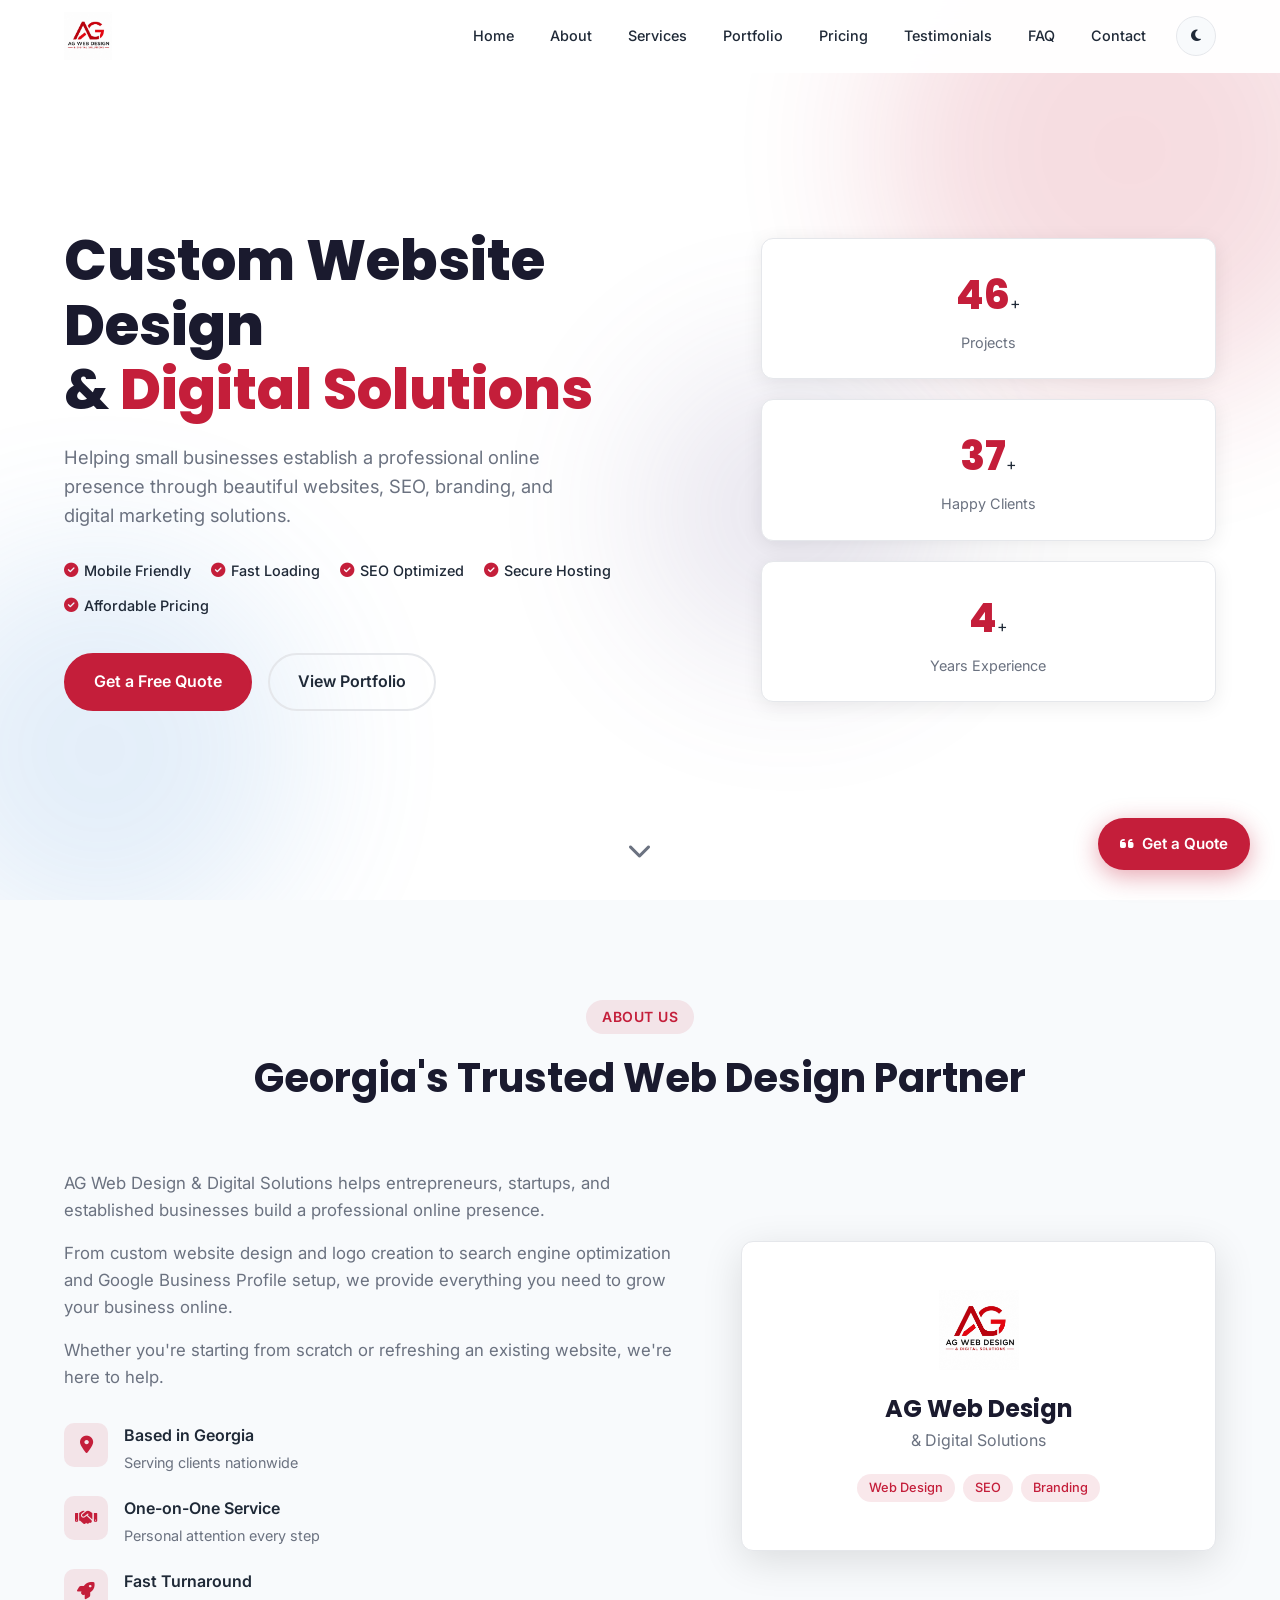
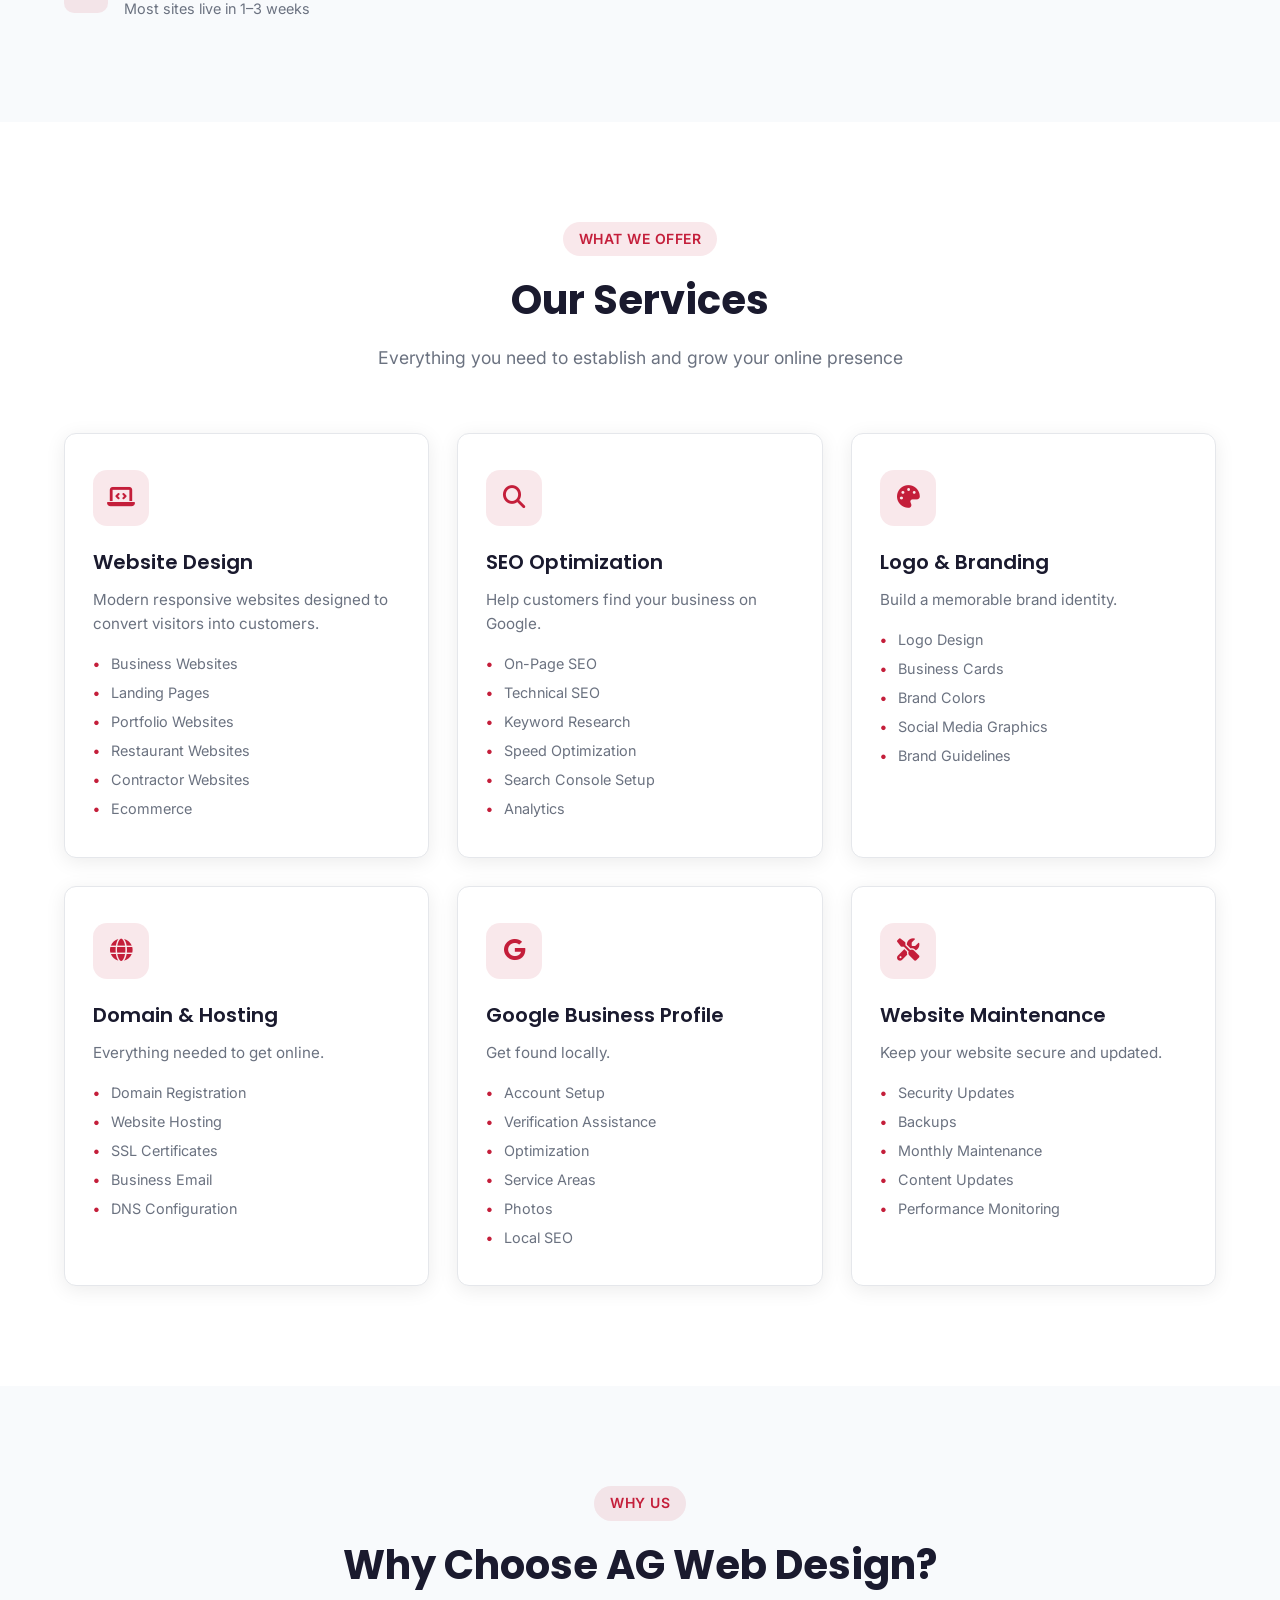
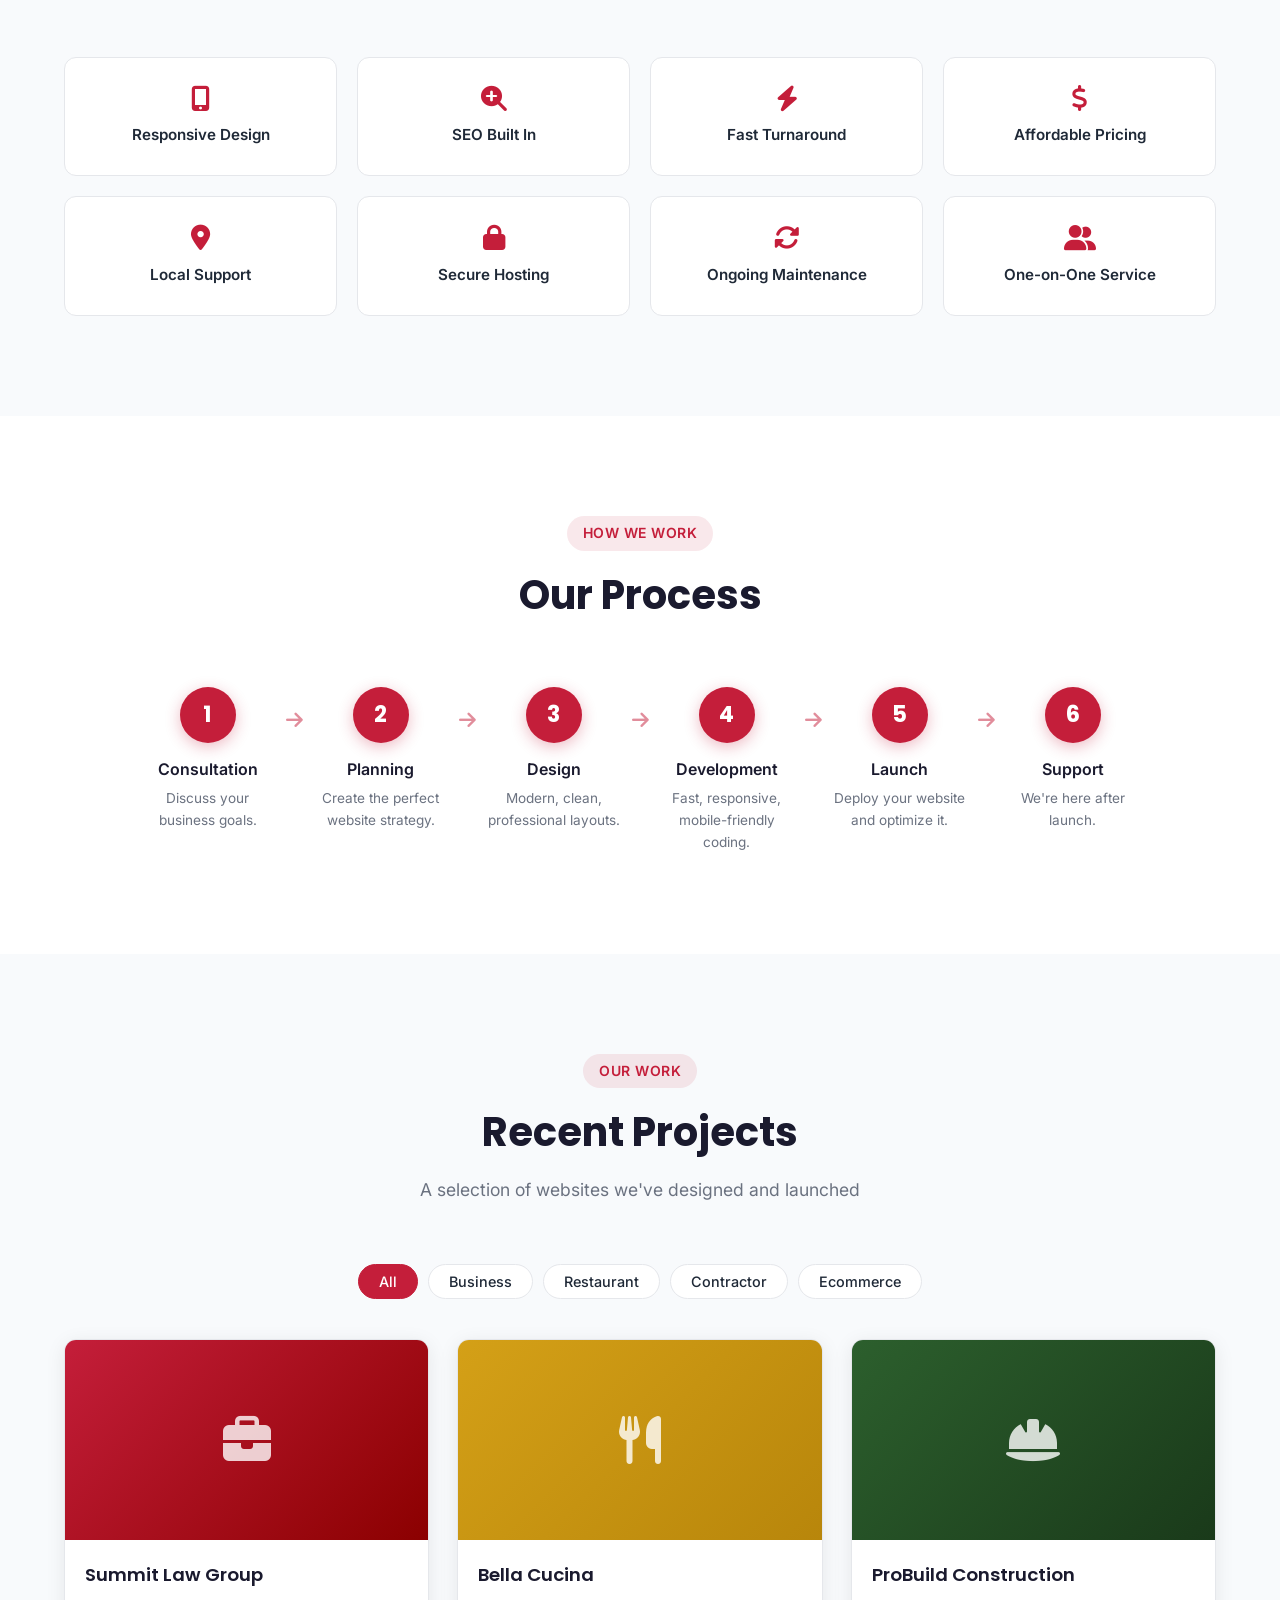
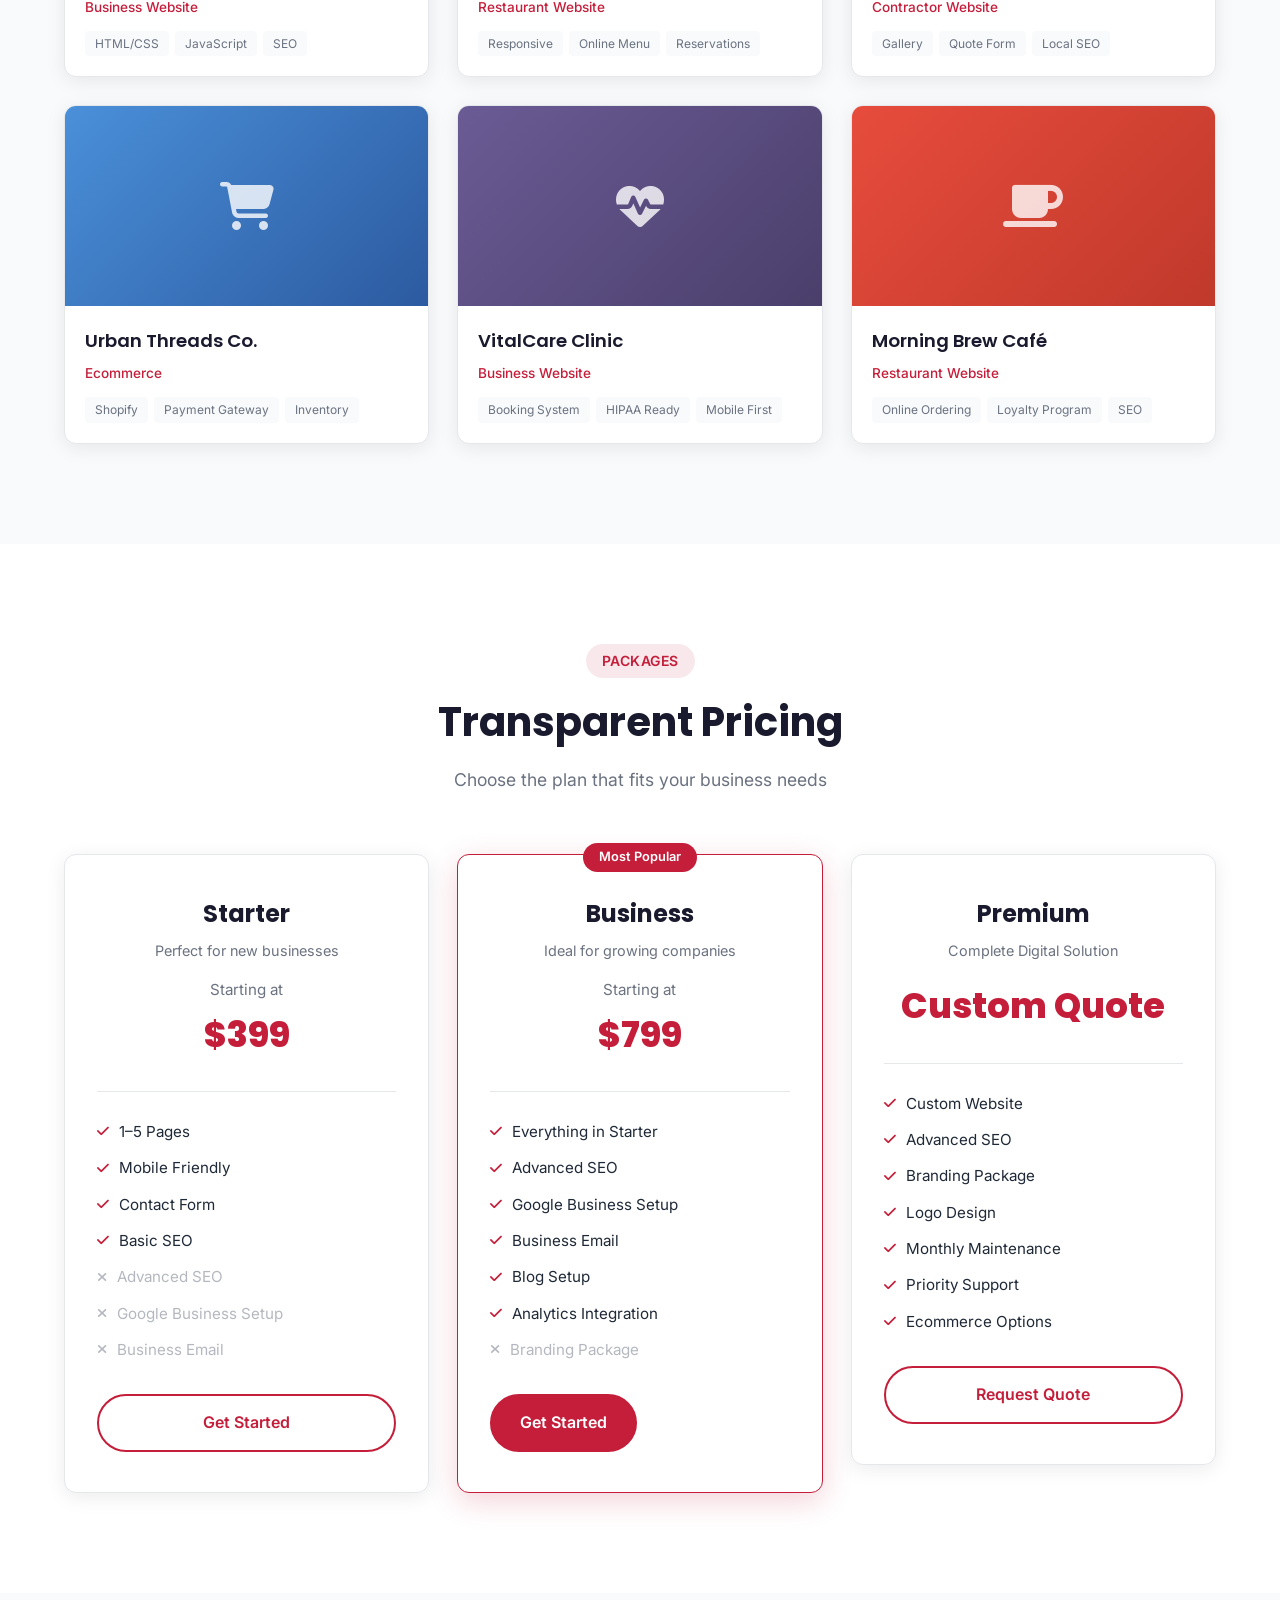
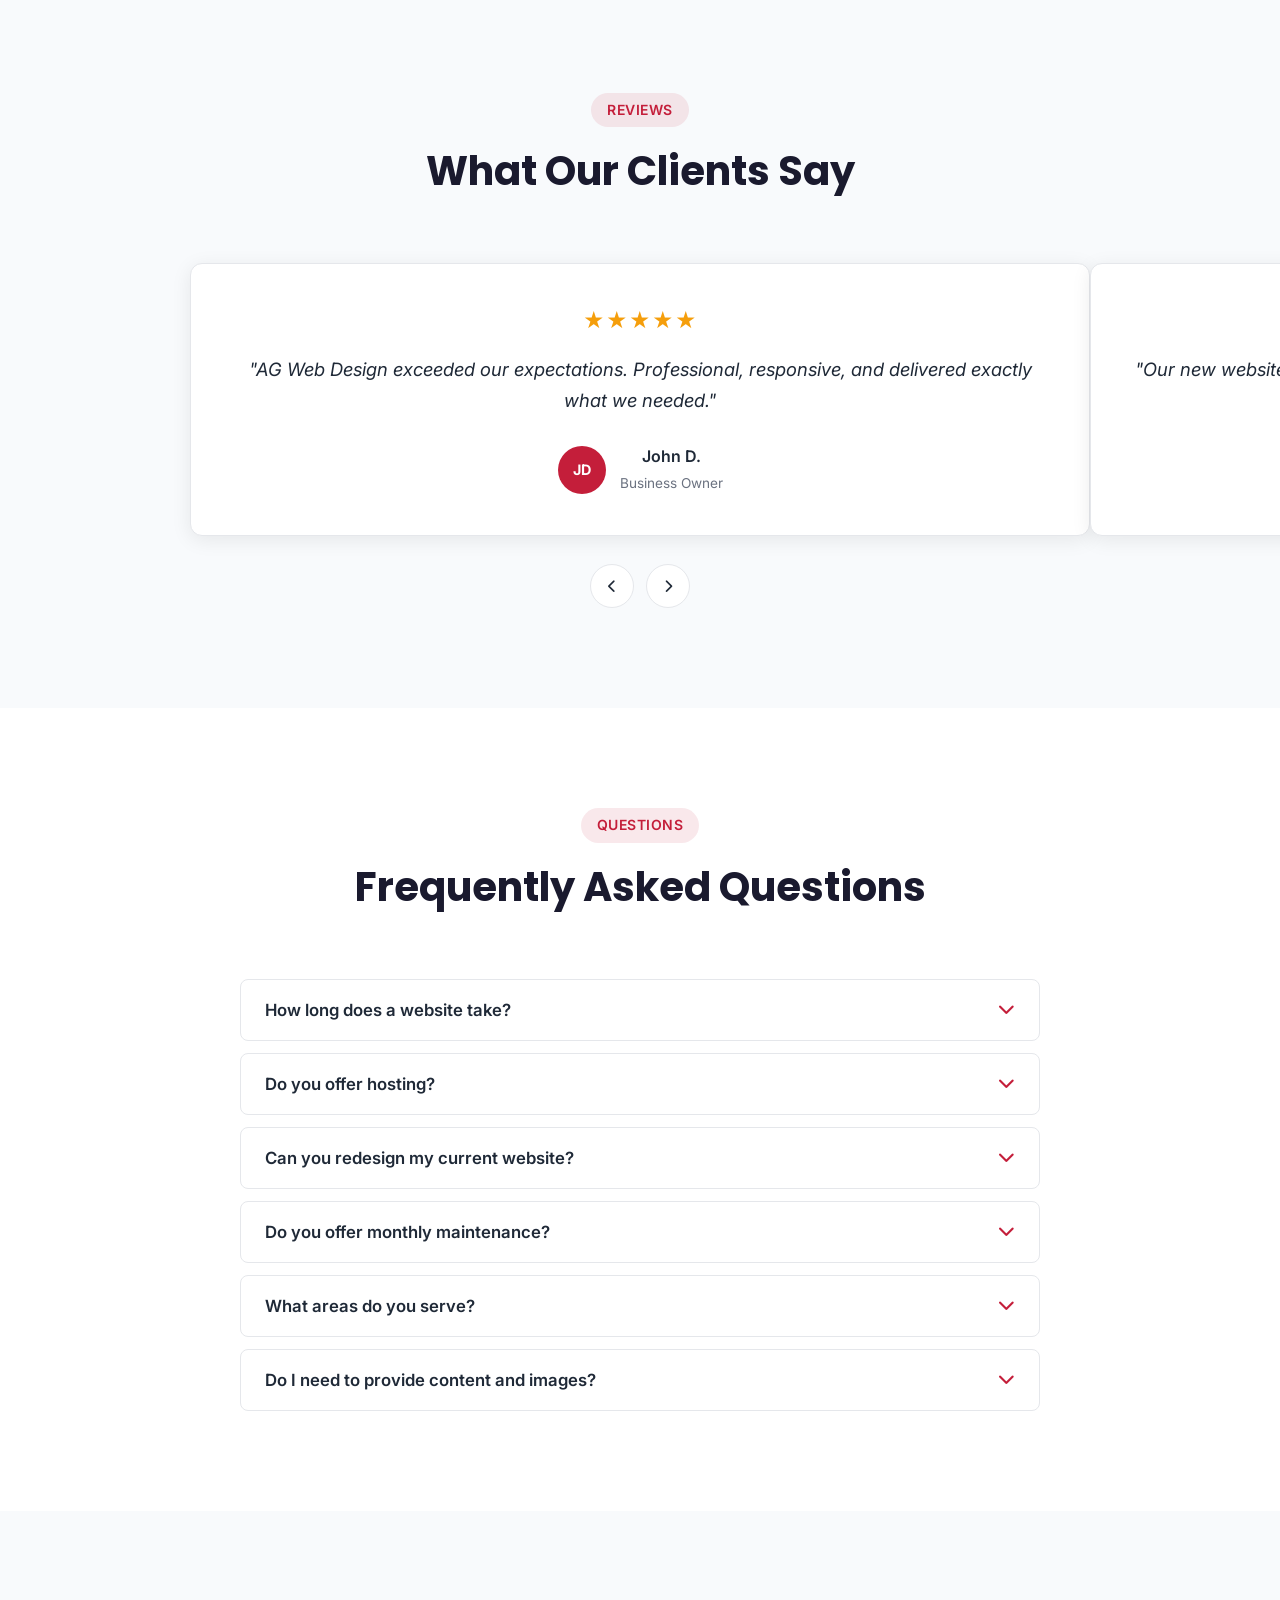
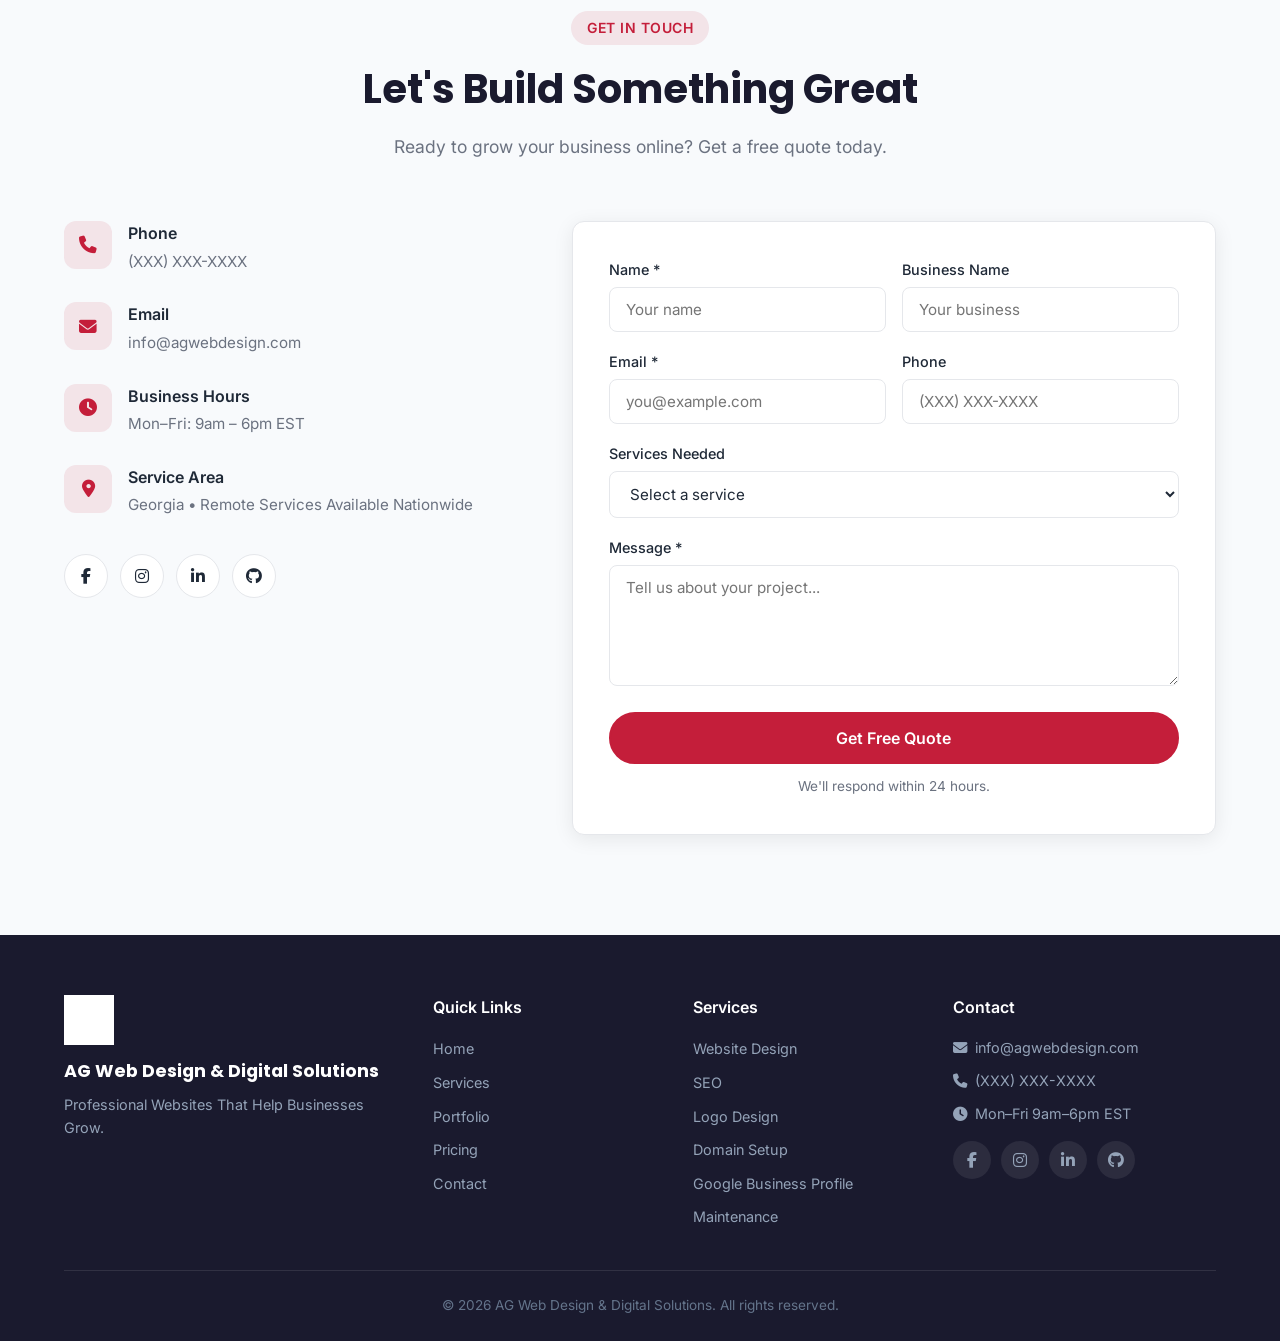
<file: agwebdesign.html>
<!DOCTYPE html>
<html lang="en">
<head>
  <meta charset="UTF-8">
  <meta name="viewport" content="width=device-width, initial-scale=1.0">
  <title>AG Web Design & Digital Solutions | Professional Websites That Help Your Business Grow</title>
  <meta name="description" content="Georgia's trusted web design partner. Custom websites, SEO optimization, logo & brand design, domain & email setup, Google Business Profile, and website maintenance.">
  <meta name="keywords" content="web design, SEO, logo design, Georgia web design, digital solutions, business websites">
  <meta name="author" content="AG Web Design & Digital Solutions">
  
  <!-- Open Graph -->
  <meta property="og:title" content="AG Web Design & Digital Solutions">
  <meta property="og:description" content="Professional Websites That Help Your Business Grow">
  <meta property="og:type" content="website">
  <meta property="og:image" content="logo.png">
  
  <!-- Schema.org -->
  <script type="application/ld+json">
  {
    "@context": "https://schema.org",
    "@type": "ProfessionalService",
    "name": "AG Web Design & Digital Solutions",
    "description": "Professional website design and digital solutions for small businesses",
    "url": "https://agwebdesign.com",
    "areaServed": "Georgia",
    "serviceType": ["Web Design", "SEO", "Logo Design", "Digital Marketing"]
  }
  </script>

  <link rel="stylesheet" href="styles.css">
  <link rel="preconnect" href="https://fonts.googleapis.com">
  <link rel="preconnect" href="https://fonts.gstatic.com" crossorigin>
  <link href="https://fonts.googleapis.com/css2?family=Inter:wght@300;400;500;600;700;800&family=Poppins:wght@400;500;600;700;800&display=swap" rel="stylesheet">
  <link rel="stylesheet" href="https://cdnjs.cloudflare.com/ajax/libs/font-awesome/6.5.1/css/all.min.css">
</head>
<body>
  <!-- Floating CTA -->
  <a href="#contact" class="floating-cta" aria-label="Get a Free Quote">
    <i class="fas fa-quote-left"></i>
    <span>Get a Quote</span>
  </a>

  <!-- Back to Top -->
  <button id="backToTop" class="back-to-top" aria-label="Back to top">
    <i class="fas fa-arrow-up"></i>
  </button>

  <!-- Navigation -->
  <nav class="navbar" id="navbar">
    <div class="container nav-container">
      <a href="#home" class="logo">
        <img src="logo.png" alt="AG Web Design & Digital Solutions" class="logo-img">
      </a>
      <div class="nav-links" id="navLinks">
        <a href="#home">Home</a>
        <a href="#about">About</a>
        <a href="#services">Services</a>
        <a href="#portfolio">Portfolio</a>
        <a href="#pricing">Pricing</a>
        <a href="#testimonials">Testimonials</a>
        <a href="#faq">FAQ</a>
        <a href="#contact">Contact</a>
        <button class="theme-toggle" id="themeToggle" aria-label="Toggle dark mode">
          <i class="fas fa-moon"></i>
        </button>
      </div>
      <button class="hamburger" id="hamburger" aria-label="Menu">
        <span></span>
        <span></span>
        <span></span>
      </button>
    </div>
  </nav>

  <!-- Hero Section -->
  <section id="home" class="hero">
    <div class="hero-bg">
      <div class="hero-shape shape-1"></div>
      <div class="hero-shape shape-2"></div>
      <div class="hero-shape shape-3"></div>
    </div>
    <div class="container hero-content">
      <div class="hero-text fade-in">
        <h1>Custom Website Design<br>& <span class="highlight">Digital Solutions</span></h1>
        <p class="hero-subtitle">Helping small businesses establish a professional online presence through beautiful websites, SEO, branding, and digital marketing solutions.</p>
        <div class="hero-features">
          <span><i class="fas fa-check-circle"></i> Mobile Friendly</span>
          <span><i class="fas fa-check-circle"></i> Fast Loading</span>
          <span><i class="fas fa-check-circle"></i> SEO Optimized</span>
          <span><i class="fas fa-check-circle"></i> Secure Hosting</span>
          <span><i class="fas fa-check-circle"></i> Affordable Pricing</span>
        </div>
        <div class="hero-buttons">
          <a href="#contact" class="btn btn-primary">Get a Free Quote</a>
          <a href="#portfolio" class="btn btn-secondary">View Portfolio</a>
        </div>
      </div>
      <div class="hero-stats fade-in">
        <div class="stat-card">
          <span class="stat-number" data-target="50">0</span>+
          <span class="stat-label">Projects</span>
        </div>
        <div class="stat-card">
          <span class="stat-number" data-target="40">0</span>+
          <span class="stat-label">Happy Clients</span>
        </div>
        <div class="stat-card">
          <span class="stat-number" data-target="5">0</span>+
          <span class="stat-label">Years Experience</span>
        </div>
      </div>
    </div>
    <div class="scroll-indicator">
      <a href="#about"><i class="fas fa-chevron-down"></i></a>
    </div>
  </section>

  <!-- About Section -->
  <section id="about" class="about section">
    <div class="container">
      <div class="section-header fade-in">
        <span class="section-tag">About Us</span>
        <h2>Georgia's Trusted Web Design Partner</h2>
      </div>
      <div class="about-content">
        <div class="about-text fade-in">
          <p>AG Web Design & Digital Solutions helps entrepreneurs, startups, and established businesses build a professional online presence.</p>
          <p>From custom website design and logo creation to search engine optimization and Google Business Profile setup, we provide everything you need to grow your business online.</p>
          <p>Whether you're starting from scratch or refreshing an existing website, we're here to help.</p>
          <div class="about-highlights">
            <div class="highlight-item">
              <i class="fas fa-map-marker-alt"></i>
              <div>
                <strong>Based in Georgia</strong>
                <span>Serving clients nationwide</span>
              </div>
            </div>
            <div class="highlight-item">
              <i class="fas fa-handshake"></i>
              <div>
                <strong>One-on-One Service</strong>
                <span>Personal attention every step</span>
              </div>
            </div>
            <div class="highlight-item">
              <i class="fas fa-rocket"></i>
              <div>
                <strong>Fast Turnaround</strong>
                <span>Most sites live in 1–3 weeks</span>
              </div>
            </div>
          </div>
        </div>
        <div class="about-image fade-in">
          <div class="about-card">
            <img src="logo.png" alt="AG Web Design Logo" class="about-logo">
            <h3>AG Web Design</h3>
            <p>& Digital Solutions</p>
            <div class="about-badges">
              <span>Web Design</span>
              <span>SEO</span>
              <span>Branding</span>
            </div>
          </div>
        </div>
      </div>
    </div>
  </section>

  <!-- Services Section -->
  <section id="services" class="services section">
    <div class="container">
      <div class="section-header fade-in">
        <span class="section-tag">What We Offer</span>
        <h2>Our Services</h2>
        <p>Everything you need to establish and grow your online presence</p>
      </div>
      <div class="services-grid">
        <div class="service-card fade-in">
          <div class="service-icon"><i class="fas fa-laptop-code"></i></div>
          <h3>Website Design</h3>
          <p>Modern responsive websites designed to convert visitors into customers.</p>
          <ul>
            <li>Business Websites</li>
            <li>Landing Pages</li>
            <li>Portfolio Websites</li>
            <li>Restaurant Websites</li>
            <li>Contractor Websites</li>
            <li>Ecommerce</li>
          </ul>
        </div>
        <div class="service-card fade-in">
          <div class="service-icon"><i class="fas fa-search"></i></div>
          <h3>SEO Optimization</h3>
          <p>Help customers find your business on Google.</p>
          <ul>
            <li>On-Page SEO</li>
            <li>Technical SEO</li>
            <li>Keyword Research</li>
            <li>Speed Optimization</li>
            <li>Search Console Setup</li>
            <li>Analytics</li>
          </ul>
        </div>
        <div class="service-card fade-in">
          <div class="service-icon"><i class="fas fa-palette"></i></div>
          <h3>Logo & Branding</h3>
          <p>Build a memorable brand identity.</p>
          <ul>
            <li>Logo Design</li>
            <li>Business Cards</li>
            <li>Brand Colors</li>
            <li>Social Media Graphics</li>
            <li>Brand Guidelines</li>
          </ul>
        </div>
        <div class="service-card fade-in">
          <div class="service-icon"><i class="fas fa-globe"></i></div>
          <h3>Domain & Hosting</h3>
          <p>Everything needed to get online.</p>
          <ul>
            <li>Domain Registration</li>
            <li>Website Hosting</li>
            <li>SSL Certificates</li>
            <li>Business Email</li>
            <li>DNS Configuration</li>
          </ul>
        </div>
        <div class="service-card fade-in">
          <div class="service-icon"><i class="fab fa-google"></i></div>
          <h3>Google Business Profile</h3>
          <p>Get found locally.</p>
          <ul>
            <li>Account Setup</li>
            <li>Verification Assistance</li>
            <li>Optimization</li>
            <li>Service Areas</li>
            <li>Photos</li>
            <li>Local SEO</li>
          </ul>
        </div>
        <div class="service-card fade-in">
          <div class="service-icon"><i class="fas fa-tools"></i></div>
          <h3>Website Maintenance</h3>
          <p>Keep your website secure and updated.</p>
          <ul>
            <li>Security Updates</li>
            <li>Backups</li>
            <li>Monthly Maintenance</li>
            <li>Content Updates</li>
            <li>Performance Monitoring</li>
          </ul>
        </div>
      </div>
    </div>
  </section>

  <!-- Why Choose Us -->
  <section class="why-us section">
    <div class="container">
      <div class="section-header fade-in">
        <span class="section-tag">Why Us</span>
        <h2>Why Choose AG Web Design?</h2>
      </div>
      <div class="why-grid">
        <div class="why-item fade-in"><i class="fas fa-mobile-alt"></i><span>Responsive Design</span></div>
        <div class="why-item fade-in"><i class="fas fa-search-plus"></i><span>SEO Built In</span></div>
        <div class="why-item fade-in"><i class="fas fa-bolt"></i><span>Fast Turnaround</span></div>
        <div class="why-item fade-in"><i class="fas fa-dollar-sign"></i><span>Affordable Pricing</span></div>
        <div class="why-item fade-in"><i class="fas fa-map-marker-alt"></i><span>Local Support</span></div>
        <div class="why-item fade-in"><i class="fas fa-lock"></i><span>Secure Hosting</span></div>
        <div class="why-item fade-in"><i class="fas fa-sync-alt"></i><span>Ongoing Maintenance</span></div>
        <div class="why-item fade-in"><i class="fas fa-user-friends"></i><span>One-on-One Service</span></div>
      </div>
    </div>
  </section>

  <!-- Process Section -->
  <section id="process" class="process section">
    <div class="container">
      <div class="section-header fade-in">
        <span class="section-tag">How We Work</span>
        <h2>Our Process</h2>
      </div>
      <div class="process-timeline">
        <div class="process-step fade-in">
          <div class="step-number">1</div>
          <h3>Consultation</h3>
          <p>Discuss your business goals.</p>
        </div>
        <div class="process-arrow"><i class="fas fa-arrow-right"></i></div>
        <div class="process-step fade-in">
          <div class="step-number">2</div>
          <h3>Planning</h3>
          <p>Create the perfect website strategy.</p>
        </div>
        <div class="process-arrow"><i class="fas fa-arrow-right"></i></div>
        <div class="process-step fade-in">
          <div class="step-number">3</div>
          <h3>Design</h3>
          <p>Modern, clean, professional layouts.</p>
        </div>
        <div class="process-arrow"><i class="fas fa-arrow-right"></i></div>
        <div class="process-step fade-in">
          <div class="step-number">4</div>
          <h3>Development</h3>
          <p>Fast, responsive, mobile-friendly coding.</p>
        </div>
        <div class="process-arrow"><i class="fas fa-arrow-right"></i></div>
        <div class="process-step fade-in">
          <div class="step-number">5</div>
          <h3>Launch</h3>
          <p>Deploy your website and optimize it.</p>
        </div>
        <div class="process-arrow"><i class="fas fa-arrow-right"></i></div>
        <div class="process-step fade-in">
          <div class="step-number">6</div>
          <h3>Support</h3>
          <p>We're here after launch.</p>
        </div>
      </div>
    </div>
  </section>

  <!-- Portfolio Section -->
  <section id="portfolio" class="portfolio section">
    <div class="container">
      <div class="section-header fade-in">
        <span class="section-tag">Our Work</span>
        <h2>Recent Projects</h2>
        <p>A selection of websites we've designed and launched</p>
      </div>
      <div class="portfolio-filters fade-in">
        <button class="filter-btn active" data-filter="all">All</button>
        <button class="filter-btn" data-filter="business">Business</button>
        <button class="filter-btn" data-filter="restaurant">Restaurant</button>
        <button class="filter-btn" data-filter="contractor">Contractor</button>
        <button class="filter-btn" data-filter="ecommerce">Ecommerce</button>
      </div>
      <div class="portfolio-grid">
        <div class="portfolio-card fade-in" data-category="business">
          <div class="portfolio-img">
            <div class="portfolio-placeholder" style="background: linear-gradient(135deg, #c41e3a, #8b0000);">
              <i class="fas fa-briefcase"></i>
            </div>
            <div class="portfolio-overlay">
              <a href="#" class="btn btn-sm">Visit Website</a>
            </div>
          </div>
          <div class="portfolio-info">
            <h3>Summit Law Group</h3>
            <span class="category">Business Website</span>
            <div class="tech-tags">
              <span>HTML/CSS</span>
              <span>JavaScript</span>
              <span>SEO</span>
            </div>
          </div>
        </div>
        <div class="portfolio-card fade-in" data-category="restaurant">
          <div class="portfolio-img">
            <div class="portfolio-placeholder" style="background: linear-gradient(135deg, #d4a017, #b8860b);">
              <i class="fas fa-utensils"></i>
            </div>
            <div class="portfolio-overlay">
              <a href="#" class="btn btn-sm">Visit Website</a>
            </div>
          </div>
          <div class="portfolio-info">
            <h3>Bella Cucina</h3>
            <span class="category">Restaurant Website</span>
            <div class="tech-tags">
              <span>Responsive</span>
              <span>Online Menu</span>
              <span>Reservations</span>
            </div>
          </div>
        </div>
        <div class="portfolio-card fade-in" data-category="contractor">
          <div class="portfolio-img">
            <div class="portfolio-placeholder" style="background: linear-gradient(135deg, #2c5f2d, #1a3a1a);">
              <i class="fas fa-hard-hat"></i>
            </div>
            <div class="portfolio-overlay">
              <a href="#" class="btn btn-sm">Visit Website</a>
            </div>
          </div>
          <div class="portfolio-info">
            <h3>ProBuild Construction</h3>
            <span class="category">Contractor Website</span>
            <div class="tech-tags">
              <span>Gallery</span>
              <span>Quote Form</span>
              <span>Local SEO</span>
            </div>
          </div>
        </div>
        <div class="portfolio-card fade-in" data-category="ecommerce">
          <div class="portfolio-img">
            <div class="portfolio-placeholder" style="background: linear-gradient(135deg, #4a90d9, #2c5aa0);">
              <i class="fas fa-shopping-cart"></i>
            </div>
            <div class="portfolio-overlay">
              <a href="#" class="btn btn-sm">Visit Website</a>
            </div>
          </div>
          <div class="portfolio-info">
            <h3>Urban Threads Co.</h3>
            <span class="category">Ecommerce</span>
            <div class="tech-tags">
              <span>Shopify</span>
              <span>Payment Gateway</span>
              <span>Inventory</span>
            </div>
          </div>
        </div>
        <div class="portfolio-card fade-in" data-category="business">
          <div class="portfolio-img">
            <div class="portfolio-placeholder" style="background: linear-gradient(135deg, #6b5b95, #4a3f6b);">
              <i class="fas fa-heartbeat"></i>
            </div>
            <div class="portfolio-overlay">
              <a href="#" class="btn btn-sm">Visit Website</a>
            </div>
          </div>
          <div class="portfolio-info">
            <h3>VitalCare Clinic</h3>
            <span class="category">Business Website</span>
            <div class="tech-tags">
              <span>Booking System</span>
              <span>HIPAA Ready</span>
              <span>Mobile First</span>
            </div>
          </div>
        </div>
        <div class="portfolio-card fade-in" data-category="restaurant">
          <div class="portfolio-img">
            <div class="portfolio-placeholder" style="background: linear-gradient(135deg, #e74c3c, #c0392b);">
              <i class="fas fa-coffee"></i>
            </div>
            <div class="portfolio-overlay">
              <a href="#" class="btn btn-sm">Visit Website</a>
            </div>
          </div>
          <div class="portfolio-info">
            <h3>Morning Brew Café</h3>
            <span class="category">Restaurant Website</span>
            <div class="tech-tags">
              <span>Online Ordering</span>
              <span>Loyalty Program</span>
              <span>SEO</span>
            </div>
          </div>
        </div>
      </div>
    </div>
  </section>

  <!-- Pricing Section -->
  <section id="pricing" class="pricing section">
    <div class="container">
      <div class="section-header fade-in">
        <span class="section-tag">Packages</span>
        <h2>Transparent Pricing</h2>
        <p>Choose the plan that fits your business needs</p>
      </div>
      <div class="pricing-grid">
        <div class="pricing-card fade-in">
          <div class="pricing-header">
            <h3>Starter</h3>
            <p>Perfect for new businesses</p>
            <div class="price">Starting at <span>$399</span></div>
          </div>
          <ul class="pricing-features">
            <li><i class="fas fa-check"></i> 1–5 Pages</li>
            <li><i class="fas fa-check"></i> Mobile Friendly</li>
            <li><i class="fas fa-check"></i> Contact Form</li>
            <li><i class="fas fa-check"></i> Basic SEO</li>
            <li class="disabled"><i class="fas fa-times"></i> Advanced SEO</li>
            <li class="disabled"><i class="fas fa-times"></i> Google Business Setup</li>
            <li class="disabled"><i class="fas fa-times"></i> Business Email</li>
          </ul>
          <a href="#contact" class="btn btn-outline">Get Started</a>
        </div>
        <div class="pricing-card popular fade-in">
          <div class="popular-badge">Most Popular</div>
          <div class="pricing-header">
            <h3>Business</h3>
            <p>Ideal for growing companies</p>
            <div class="price">Starting at <span>$799</span></div>
          </div>
          <ul class="pricing-features">
            <li><i class="fas fa-check"></i> Everything in Starter</li>
            <li><i class="fas fa-check"></i> Advanced SEO</li>
            <li><i class="fas fa-check"></i> Google Business Setup</li>
            <li><i class="fas fa-check"></i> Business Email</li>
            <li><i class="fas fa-check"></i> Blog Setup</li>
            <li><i class="fas fa-check"></i> Analytics Integration</li>
            <li class="disabled"><i class="fas fa-times"></i> Branding Package</li>
          </ul>
          <a href="#contact" class="btn btn-primary">Get Started</a>
        </div>
        <div class="pricing-card fade-in">
          <div class="pricing-header">
            <h3>Premium</h3>
            <p>Complete Digital Solution</p>
            <div class="price"><span>Custom Quote</span></div>
          </div>
          <ul class="pricing-features">
            <li><i class="fas fa-check"></i> Custom Website</li>
            <li><i class="fas fa-check"></i> Advanced SEO</li>
            <li><i class="fas fa-check"></i> Branding Package</li>
            <li><i class="fas fa-check"></i> Logo Design</li>
            <li><i class="fas fa-check"></i> Monthly Maintenance</li>
            <li><i class="fas fa-check"></i> Priority Support</li>
            <li><i class="fas fa-check"></i> Ecommerce Options</li>
          </ul>
          <a href="#contact" class="btn btn-outline">Request Quote</a>
        </div>
      </div>
    </div>
  </section>

  <!-- Testimonials -->
  <section id="testimonials" class="testimonials section">
    <div class="container">
      <div class="section-header fade-in">
        <span class="section-tag">Reviews</span>
        <h2>What Our Clients Say</h2>
      </div>
      <div class="testimonials-slider fade-in">
        <div class="testimonial-track" id="testimonialTrack">
          <div class="testimonial-card">
            <div class="stars">★★★★★</div>
            <p>"AG Web Design exceeded our expectations. Professional, responsive, and delivered exactly what we needed."</p>
            <div class="testimonial-author">
              <div class="author-avatar">JD</div>
              <div>
                <strong>John D.</strong>
                <span>Business Owner</span>
              </div>
            </div>
          </div>
          <div class="testimonial-card">
            <div class="stars">★★★★★</div>
            <p>"Our new website looks amazing and ranks much better on Google. The SEO work has already brought in new customers."</p>
            <div class="testimonial-author">
              <div class="author-avatar">SM</div>
              <div>
                <strong>Sarah M.</strong>
                <span>Restaurant Owner</span>
              </div>
            </div>
          </div>
          <div class="testimonial-card">
            <div class="stars">★★★★★</div>
            <p>"Excellent communication and fast turnaround. Highly recommend for any small business looking to go online."</p>
            <div class="testimonial-author">
              <div class="author-avatar">RT</div>
              <div>
                <strong>Robert T.</strong>
                <span>Contractor</span>
              </div>
            </div>
          </div>
          <div class="testimonial-card">
            <div class="stars">★★★★★</div>
            <p>"From logo design to a full website, AG handled everything. One-on-one service made the process easy and stress-free."</p>
            <div class="testimonial-author">
              <div class="author-avatar">AL</div>
              <div>
                <strong>Amanda L.</strong>
                <span>Startup Founder</span>
              </div>
            </div>
          </div>
        </div>
        <div class="slider-controls">
          <button class="slider-btn" id="prevTestimonial" aria-label="Previous"><i class="fas fa-chevron-left"></i></button>
          <button class="slider-btn" id="nextTestimonial" aria-label="Next"><i class="fas fa-chevron-right"></i></button>
        </div>
      </div>
    </div>
  </section>

  <!-- FAQ Section -->
  <section id="faq" class="faq section">
    <div class="container">
      <div class="section-header fade-in">
        <span class="section-tag">Questions</span>
        <h2>Frequently Asked Questions</h2>
      </div>
      <div class="faq-list">
        <div class="faq-item fade-in">
          <button class="faq-question">
            How long does a website take?
            <i class="fas fa-chevron-down"></i>
          </button>
          <div class="faq-answer">
            <p>Most projects are completed within 1–3 weeks, depending on the complexity and how quickly feedback is provided. Larger or ecommerce sites may take longer.</p>
          </div>
        </div>
        <div class="faq-item fade-in">
          <button class="faq-question">
            Do you offer hosting?
            <i class="fas fa-chevron-down"></i>
          </button>
          <div class="faq-answer">
            <p>Yes. We can handle domain registration, website hosting, SSL certificates, and business email setup so everything is managed in one place.</p>
          </div>
        </div>
        <div class="faq-item fade-in">
          <button class="faq-question">
            Can you redesign my current website?
            <i class="fas fa-chevron-down"></i>
          </button>
          <div class="faq-answer">
            <p>Absolutely. Whether you need a full redesign or improvements to an existing site, we can refresh the design, improve performance, and enhance SEO.</p>
          </div>
        </div>
        <div class="faq-item fade-in">
          <button class="faq-question">
            Do you offer monthly maintenance?
            <i class="fas fa-chevron-down"></i>
          </button>
          <div class="faq-answer">
            <p>Yes. Our maintenance plans include security updates, backups, content updates, and performance monitoring so your site stays secure and up to date.</p>
          </div>
        </div>
        <div class="faq-item fade-in">
          <button class="faq-question">
            What areas do you serve?
            <i class="fas fa-chevron-down"></i>
          </button>
          <div class="faq-answer">
            <p>We're based in Georgia and proudly serve local clients, while also offering remote services nationwide.</p>
          </div>
        </div>
        <div class="faq-item fade-in">
          <button class="faq-question">
            Do I need to provide content and images?
            <i class="fas fa-chevron-down"></i>
          </button>
          <div class="faq-answer">
            <p>You can provide your own content and photos, or we can help with copywriting and recommend stock imagery or professional photography options.</p>
          </div>
        </div>
      </div>
    </div>
  </section>

  <!-- Contact Section -->
  <section id="contact" class="contact section">
    <div class="container">
      <div class="section-header fade-in">
        <span class="section-tag">Get In Touch</span>
        <h2>Let's Build Something Great</h2>
        <p>Ready to grow your business online? Get a free quote today.</p>
      </div>
      <div class="contact-wrapper">
        <div class="contact-info fade-in">
          <div class="contact-item">
            <i class="fas fa-phone"></i>
            <div>
              <strong>Phone</strong>
              <a href="tel:+1XXXXXXXXXX">(XXX) XXX-XXXX</a>
            </div>
          </div>
          <div class="contact-item">
            <i class="fas fa-envelope"></i>
            <div>
              <strong>Email</strong>
              <a href="mailto:info@agwebdesign.com">info@agwebdesign.com</a>
            </div>
          </div>
          <div class="contact-item">
            <i class="fas fa-clock"></i>
            <div>
              <strong>Business Hours</strong>
              <span>Mon–Fri: 9am – 6pm EST</span>
            </div>
          </div>
          <div class="contact-item">
            <i class="fas fa-map-marker-alt"></i>
            <div>
              <strong>Service Area</strong>
              <span>Georgia • Remote Services Available Nationwide</span>
            </div>
          </div>
          <div class="contact-social">
            <a href="https://www.facebook.com/AGCustomDigitalDesigns/" target="_blank" rel="noopener" aria-label="Facebook"><i class="fab fa-facebook-f"></i></a>
            <a href="#" target="_blank" rel="noopener" aria-label="Instagram"><i class="fab fa-instagram"></i></a>
            <a href="#" target="_blank" rel="noopener" aria-label="LinkedIn"><i class="fab fa-linkedin-in"></i></a>
            <a href="https://github.com/agwebdesignsandsolutions" target="_blank" rel="noopener" aria-label="GitHub"><i class="fab fa-github"></i></a>
          </div>
        </div>
        <form class="contact-form fade-in" id="contactForm">
          <div class="form-row">
            <div class="form-group">
              <label for="name">Name *</label>
              <input type="text" id="name" name="name" required placeholder="Your name">
            </div>
            <div class="form-group">
              <label for="business">Business Name</label>
              <input type="text" id="business" name="business" placeholder="Your business">
            </div>
          </div>
          <div class="form-row">
            <div class="form-group">
              <label for="email">Email *</label>
              <input type="email" id="email" name="email" required placeholder="you@example.com">
            </div>
            <div class="form-group">
              <label for="phone">Phone</label>
              <input type="tel" id="phone" name="phone" placeholder="(XXX) XXX-XXXX">
            </div>
          </div>
          <div class="form-group">
            <label for="services">Services Needed</label>
            <select id="services" name="services">
              <option value="">Select a service</option>
              <option value="website">Website Design</option>
              <option value="seo">SEO Optimization</option>
              <option value="logo">Logo & Branding</option>
              <option value="domain">Domain & Hosting</option>
              <option value="gbp">Google Business Profile</option>
              <option value="maintenance">Website Maintenance</option>
              <option value="full">Full Package</option>
            </select>
          </div>
          <div class="form-group">
            <label for="message">Message *</label>
            <textarea id="message" name="message" rows="5" required placeholder="Tell us about your project..."></textarea>
          </div>
          <button type="submit" class="btn btn-primary btn-full">Get Free Quote</button>
          <p class="form-note">We'll respond within 24 hours.</p>
        </form>
      </div>
    </div>
  </section>

  <!-- Footer -->
  <footer class="footer">
    <div class="container">
      <div class="footer-grid">
        <div class="footer-brand">
          <img src="logo.png" alt="AG Web Design" class="footer-logo">
          <h3>AG Web Design & Digital Solutions</h3>
          <p>Professional Websites That Help Businesses Grow.</p>
        </div>
        <div class="footer-links">
          <h4>Quick Links</h4>
          <ul>
            <li><a href="#home">Home</a></li>
            <li><a href="#services">Services</a></li>
            <li><a href="#portfolio">Portfolio</a></li>
            <li><a href="#pricing">Pricing</a></li>
            <li><a href="#contact">Contact</a></li>
          </ul>
        </div>
        <div class="footer-links">
          <h4>Services</h4>
          <ul>
            <li><a href="#services">Website Design</a></li>
            <li><a href="#services">SEO</a></li>
            <li><a href="#services">Logo Design</a></li>
            <li><a href="#services">Domain Setup</a></li>
            <li><a href="#services">Google Business Profile</a></li>
            <li><a href="#services">Maintenance</a></li>
          </ul>
        </div>
        <div class="footer-contact">
          <h4>Contact</h4>
          <p><i class="fas fa-envelope"></i> info@agwebdesign.com</p>
          <p><i class="fas fa-phone"></i> (XXX) XXX-XXXX</p>
          <p><i class="fas fa-clock"></i> Mon–Fri 9am–6pm EST</p>
          <div class="footer-social">
            <a href="https://www.facebook.com/AGCustomDigitalDesigns/" target="_blank" rel="noopener" aria-label="Facebook"><i class="fab fa-facebook-f"></i></a>
            <a href="#" target="_blank" rel="noopener" aria-label="Instagram"><i class="fab fa-instagram"></i></a>
            <a href="#" target="_blank" rel="noopener" aria-label="LinkedIn"><i class="fab fa-linkedin-in"></i></a>
            <a href="https://github.com/agwebdesignsandsolutions" target="_blank" rel="noopener" aria-label="GitHub"><i class="fab fa-github"></i></a>
          </div>
        </div>
      </div>
      <div class="footer-bottom">
        <p>&copy; 2026 AG Web Design & Digital Solutions. All rights reserved.</p>
      </div>
    </div>
  </footer>

  <script src="script.js"></script>
</body>
</html>
</file>
<file: styles.css>
/* ===== CSS Variables ===== */
:root {
  --primary: #c41e3a;
  --primary-dark: #9a1830;
  --primary-light: #e63950;
  --secondary: #1a1a2e;
  --accent: #16213e;
  --text: #1f2937;
  --text-light: #6b7280;
  --bg: #ffffff;
  --bg-alt: #f8fafc;
  --bg-card: #ffffff;
  --border: #e5e7eb;
  --shadow: 0 4px 20px rgba(0, 0, 0, 0.08);
  --shadow-lg: 0 10px 40px rgba(0, 0, 0, 0.12);
  --radius: 12px;
  --radius-sm: 8px;
  --transition: 0.3s ease;
  --font-main: 'Inter', system-ui, sans-serif;
  --font-heading: 'Poppins', system-ui, sans-serif;
}

[data-theme="dark"] {
  --primary: #e63950;
  --primary-dark: #c41e3a;
  --primary-light: #ff5a6e;
  --secondary: #e2e8f0;
  --accent: #1e293b;
  --text: #f1f5f9;
  --text-light: #94a3b8;
  --bg: #0f172a;
  --bg-alt: #1e293b;
  --bg-card: #1e293b;
  --border: #334155;
  --shadow: 0 4px 20px rgba(0, 0, 0, 0.3);
  --shadow-lg: 0 10px 40px rgba(0, 0, 0, 0.4);
}

/* ===== Reset & Base ===== */
*, *::before, *::after {
  box-sizing: border-box;
  margin: 0;
  padding: 0;
}

html {
  scroll-behavior: smooth;
  font-size: 16px;
}

body {
  font-family: var(--font-main);
  color: var(--text);
  background: var(--bg);
  line-height: 1.6;
  overflow-x: hidden;
  transition: background var(--transition), color var(--transition);
}

img {
  max-width: 100%;
  height: auto;
  display: block;
}

a {
  text-decoration: none;
  color: inherit;
  transition: color var(--transition);
}

ul {
  list-style: none;
}

.container {
  width: 100%;
  max-width: 1200px;
  margin: 0 auto;
  padding: 0 24px;
}

.section {
  padding: 100px 0;
}

.section-header {
  text-align: center;
  margin-bottom: 60px;
}

.section-tag {
  display: inline-block;
  background: rgba(196, 30, 58, 0.1);
  color: var(--primary);
  font-size: 0.875rem;
  font-weight: 600;
  padding: 6px 16px;
  border-radius: 50px;
  margin-bottom: 12px;
  letter-spacing: 0.5px;
  text-transform: uppercase;
}

.section-header h2 {
  font-family: var(--font-heading);
  font-size: clamp(1.75rem, 4vw, 2.5rem);
  font-weight: 700;
  color: var(--secondary);
  margin-bottom: 12px;
}

[data-theme="dark"] .section-header h2 {
  color: var(--text);
}

.section-header p {
  color: var(--text-light);
  font-size: 1.1rem;
  max-width: 600px;
  margin: 0 auto;
}

/* ===== Buttons ===== */
.btn {
  display: inline-flex;
  align-items: center;
  justify-content: center;
  gap: 8px;
  padding: 14px 28px;
  font-family: var(--font-main);
  font-size: 1rem;
  font-weight: 600;
  border-radius: 50px;
  border: 2px solid transparent;
  cursor: pointer;
  transition: all var(--transition);
  text-align: center;
}

.btn-primary {
  background: var(--primary);
  color: #fff;
  border-color: var(--primary);
}

.btn-primary:hover {
  background: var(--primary-dark);
  border-color: var(--primary-dark);
  transform: translateY(-2px);
  box-shadow: 0 8px 25px rgba(196, 30, 58, 0.35);
}

.btn-secondary {
  background: transparent;
  color: var(--text);
  border-color: var(--border);
}

.btn-secondary:hover {
  border-color: var(--primary);
  color: var(--primary);
  transform: translateY(-2px);
}

.btn-outline {
  background: transparent;
  color: var(--primary);
  border-color: var(--primary);
  width: 100%;
}

.btn-outline:hover {
  background: var(--primary);
  color: #fff;
}

.btn-full {
  width: 100%;
}

.btn-sm {
  padding: 10px 20px;
  font-size: 0.875rem;
}

/* ===== Navigation ===== */
.navbar {
  position: fixed;
  top: 0;
  left: 0;
  right: 0;
  z-index: 1000;
  background: rgba(255, 255, 255, 0.95);
  backdrop-filter: blur(12px);
  border-bottom: 1px solid transparent;
  transition: all var(--transition);
  padding: 12px 0;
}

[data-theme="dark"] .navbar {
  background: rgba(15, 23, 42, 0.95);
}

.navbar.scrolled {
  border-bottom-color: var(--border);
  box-shadow: var(--shadow);
  padding: 8px 0;
}

.nav-container {
  display: flex;
  align-items: center;
  justify-content: space-between;
}

.logo {
  display: flex;
  align-items: center;
}

.logo-img {
  height: 48px;
  width: auto;
}

.nav-links {
  display: flex;
  align-items: center;
  gap: 8px;
}

.nav-links a {
  padding: 8px 14px;
  font-size: 0.9rem;
  font-weight: 500;
  color: var(--text);
  border-radius: 6px;
  transition: all var(--transition);
}

.nav-links a:hover {
  color: var(--primary);
  background: rgba(196, 30, 58, 0.08);
}

.theme-toggle {
  background: var(--bg-alt);
  border: 1px solid var(--border);
  width: 40px;
  height: 40px;
  border-radius: 50%;
  display: flex;
  align-items: center;
  justify-content: center;
  cursor: pointer;
  color: var(--text);
  margin-left: 8px;
  transition: all var(--transition);
}

.theme-toggle:hover {
  background: var(--primary);
  color: #fff;
  border-color: var(--primary);
}

.hamburger {
  display: none;
  flex-direction: column;
  gap: 5px;
  background: none;
  border: none;
  cursor: pointer;
  padding: 8px;
}

.hamburger span {
  display: block;
  width: 24px;
  height: 2.5px;
  background: var(--text);
  border-radius: 2px;
  transition: all var(--transition);
}

.hamburger.active span:nth-child(1) {
  transform: rotate(45deg) translate(5px, 5px);
}

.hamburger.active span:nth-child(2) {
  opacity: 0;
}

.hamburger.active span:nth-child(3) {
  transform: rotate(-45deg) translate(5px, -5px);
}

/* ===== Hero ===== */
.hero {
  position: relative;
  min-height: 100vh;
  display: flex;
  align-items: center;
  padding: 120px 0 80px;
  overflow: hidden;
  background: var(--bg);
}

.hero-bg {
  position: absolute;
  inset: 0;
  overflow: hidden;
  z-index: 0;
}

.hero-shape {
  position: absolute;
  border-radius: 50%;
  filter: blur(80px);
  opacity: 0.15;
  animation: float 20s ease-in-out infinite;
}

.shape-1 {
  width: 500px;
  height: 500px;
  background: var(--primary);
  top: -100px;
  right: -100px;
  animation-delay: 0s;
}

.shape-2 {
  width: 400px;
  height: 400px;
  background: #4a90d9;
  bottom: -50px;
  left: -100px;
  animation-delay: -7s;
}

.shape-3 {
  width: 300px;
  height: 300px;
  background: #6b5b95;
  top: 40%;
  left: 50%;
  animation-delay: -14s;
}

@keyframes float {
  0%, 100% { transform: translate(0, 0) scale(1); }
  33% { transform: translate(30px, -30px) scale(1.05); }
  66% { transform: translate(-20px, 20px) scale(0.95); }
}

.hero-content {
  position: relative;
  z-index: 1;
  display: grid;
  grid-template-columns: 1.4fr 1fr;
  gap: 60px;
  align-items: center;
}

.hero-text h1 {
  font-family: var(--font-heading);
  font-size: clamp(2.2rem, 5vw, 3.5rem);
  font-weight: 800;
  line-height: 1.15;
  color: var(--secondary);
  margin-bottom: 20px;
}

[data-theme="dark"] .hero-text h1 {
  color: var(--text);
}

.highlight {
  color: var(--primary);
}

.hero-subtitle {
  font-size: 1.15rem;
  color: var(--text-light);
  margin-bottom: 28px;
  max-width: 540px;
}

.hero-features {
  display: flex;
  flex-wrap: wrap;
  gap: 12px 20px;
  margin-bottom: 36px;
}

.hero-features span {
  display: flex;
  align-items: center;
  gap: 6px;
  font-size: 0.9rem;
  font-weight: 500;
  color: var(--text);
}

.hero-features i {
  color: var(--primary);
}

.hero-buttons {
  display: flex;
  flex-wrap: wrap;
  gap: 16px;
}

.hero-stats {
  display: flex;
  flex-direction: column;
  gap: 20px;
}

.stat-card {
  background: var(--bg-card);
  border: 1px solid var(--border);
  border-radius: var(--radius);
  padding: 24px 32px;
  text-align: center;
  box-shadow: var(--shadow);
  transition: transform var(--transition);
}

.stat-card:hover {
  transform: translateY(-4px);
}

.stat-number {
  font-family: var(--font-heading);
  font-size: 2.5rem;
  font-weight: 800;
  color: var(--primary);
}

.stat-label {
  display: block;
  font-size: 0.9rem;
  color: var(--text-light);
  margin-top: 4px;
}

.scroll-indicator {
  position: absolute;
  bottom: 30px;
  left: 50%;
  transform: translateX(-50%);
  z-index: 1;
  animation: bounce 2s infinite;
}

.scroll-indicator a {
  color: var(--text-light);
  font-size: 1.5rem;
}

@keyframes bounce {
  0%, 100% { transform: translateX(-50%) translateY(0); }
  50% { transform: translateX(-50%) translateY(8px); }
}

/* ===== About ===== */
.about {
  background: var(--bg-alt);
}

.about-content {
  display: grid;
  grid-template-columns: 1.3fr 1fr;
  gap: 60px;
  align-items: center;
}

.about-text p {
  color: var(--text-light);
  margin-bottom: 16px;
  font-size: 1.05rem;
}

.about-highlights {
  display: flex;
  flex-direction: column;
  gap: 20px;
  margin-top: 32px;
}

.highlight-item {
  display: flex;
  align-items: flex-start;
  gap: 16px;
}

.highlight-item i {
  width: 44px;
  height: 44px;
  background: rgba(196, 30, 58, 0.1);
  color: var(--primary);
  border-radius: 10px;
  display: flex;
  align-items: center;
  justify-content: center;
  font-size: 1.1rem;
  flex-shrink: 0;
}

.highlight-item strong {
  display: block;
  font-weight: 600;
  margin-bottom: 2px;
}

.highlight-item span {
  font-size: 0.9rem;
  color: var(--text-light);
}

.about-card {
  background: var(--bg-card);
  border: 1px solid var(--border);
  border-radius: var(--radius);
  padding: 48px 32px;
  text-align: center;
  box-shadow: var(--shadow-lg);
}

.about-logo {
  height: 80px;
  margin: 0 auto 20px;
}

.about-card h3 {
  font-family: var(--font-heading);
  font-size: 1.5rem;
  color: var(--secondary);
}

[data-theme="dark"] .about-card h3 {
  color: var(--text);
}

.about-card > p {
  color: var(--text-light);
  margin-bottom: 20px;
}

.about-badges {
  display: flex;
  flex-wrap: wrap;
  gap: 8px;
  justify-content: center;
}

.about-badges span {
  background: rgba(196, 30, 58, 0.1);
  color: var(--primary);
  padding: 4px 12px;
  border-radius: 50px;
  font-size: 0.8rem;
  font-weight: 500;
}

/* ===== Services ===== */
.services-grid {
  display: grid;
  grid-template-columns: repeat(3, 1fr);
  gap: 28px;
}

.service-card {
  background: var(--bg-card);
  border: 1px solid var(--border);
  border-radius: var(--radius);
  padding: 36px 28px;
  transition: all var(--transition);
  box-shadow: var(--shadow);
}

.service-card:hover {
  transform: translateY(-6px);
  box-shadow: var(--shadow-lg);
  border-color: var(--primary);
}

.service-icon {
  width: 56px;
  height: 56px;
  background: rgba(196, 30, 58, 0.1);
  color: var(--primary);
  border-radius: 14px;
  display: flex;
  align-items: center;
  justify-content: center;
  font-size: 1.4rem;
  margin-bottom: 20px;
}

.service-card h3 {
  font-family: var(--font-heading);
  font-size: 1.25rem;
  font-weight: 600;
  margin-bottom: 10px;
  color: var(--secondary);
}

[data-theme="dark"] .service-card h3 {
  color: var(--text);
}

.service-card > p {
  color: var(--text-light);
  font-size: 0.95rem;
  margin-bottom: 16px;
}

.service-card ul {
  display: flex;
  flex-direction: column;
  gap: 6px;
}

.service-card li {
  font-size: 0.9rem;
  color: var(--text-light);
  padding-left: 18px;
  position: relative;
}

.service-card li::before {
  content: '•';
  position: absolute;
  left: 0;
  color: var(--primary);
  font-weight: bold;
}

/* ===== Why Us ===== */
.why-us {
  background: var(--bg-alt);
}

.why-grid {
  display: grid;
  grid-template-columns: repeat(4, 1fr);
  gap: 20px;
}

.why-item {
  background: var(--bg-card);
  border: 1px solid var(--border);
  border-radius: var(--radius);
  padding: 28px 20px;
  text-align: center;
  transition: all var(--transition);
  display: flex;
  flex-direction: column;
  align-items: center;
  gap: 12px;
}

.why-item:hover {
  border-color: var(--primary);
  transform: translateY(-4px);
  box-shadow: var(--shadow);
}

.why-item i {
  font-size: 1.6rem;
  color: var(--primary);
}

.why-item span {
  font-weight: 600;
  font-size: 0.95rem;
}

/* ===== Process ===== */
.process-timeline {
  display: flex;
  align-items: flex-start;
  justify-content: center;
  flex-wrap: wrap;
  gap: 8px;
}

.process-step {
  text-align: center;
  max-width: 140px;
}

.step-number {
  width: 56px;
  height: 56px;
  background: var(--primary);
  color: #fff;
  border-radius: 50%;
  display: flex;
  align-items: center;
  justify-content: center;
  font-family: var(--font-heading);
  font-size: 1.4rem;
  font-weight: 700;
  margin: 0 auto 14px;
  box-shadow: 0 4px 15px rgba(196, 30, 58, 0.3);
}

.process-step h3 {
  font-size: 1rem;
  font-weight: 600;
  margin-bottom: 6px;
  color: var(--secondary);
}

[data-theme="dark"] .process-step h3 {
  color: var(--text);
}

.process-step p {
  font-size: 0.85rem;
  color: var(--text-light);
}

.process-arrow {
  color: var(--primary);
  font-size: 1.2rem;
  margin-top: 18px;
  opacity: 0.5;
}

/* ===== Portfolio ===== */
.portfolio {
  background: var(--bg-alt);
}

.portfolio-filters {
  display: flex;
  flex-wrap: wrap;
  justify-content: center;
  gap: 10px;
  margin-bottom: 40px;
}

.filter-btn {
  padding: 8px 20px;
  border: 1px solid var(--border);
  background: var(--bg-card);
  color: var(--text);
  border-radius: 50px;
  font-size: 0.9rem;
  font-weight: 500;
  cursor: pointer;
  transition: all var(--transition);
  font-family: var(--font-main);
}

.filter-btn:hover,
.filter-btn.active {
  background: var(--primary);
  color: #fff;
  border-color: var(--primary);
}

.portfolio-grid {
  display: grid;
  grid-template-columns: repeat(3, 1fr);
  gap: 28px;
}

.portfolio-card {
  background: var(--bg-card);
  border: 1px solid var(--border);
  border-radius: var(--radius);
  overflow: hidden;
  transition: all var(--transition);
  box-shadow: var(--shadow);
}

.portfolio-card:hover {
  transform: translateY(-6px);
  box-shadow: var(--shadow-lg);
}

.portfolio-card.hidden {
  display: none;
}

.portfolio-img {
  position: relative;
  height: 200px;
  overflow: hidden;
}

.portfolio-placeholder {
  width: 100%;
  height: 100%;
  display: flex;
  align-items: center;
  justify-content: center;
  font-size: 3rem;
  color: rgba(255, 255, 255, 0.8);
}

.portfolio-overlay {
  position: absolute;
  inset: 0;
  background: rgba(0, 0, 0, 0.6);
  display: flex;
  align-items: center;
  justify-content: center;
  opacity: 0;
  transition: opacity var(--transition);
}

.portfolio-card:hover .portfolio-overlay {
  opacity: 1;
}

.portfolio-info {
  padding: 20px;
}

.portfolio-info h3 {
  font-family: var(--font-heading);
  font-size: 1.15rem;
  font-weight: 600;
  margin-bottom: 4px;
  color: var(--secondary);
}

[data-theme="dark"] .portfolio-info h3 {
  color: var(--text);
}

.portfolio-info .category {
  font-size: 0.85rem;
  color: var(--primary);
  font-weight: 500;
}

.tech-tags {
  display: flex;
  flex-wrap: wrap;
  gap: 6px;
  margin-top: 12px;
}

.tech-tags span {
  background: var(--bg-alt);
  color: var(--text-light);
  padding: 3px 10px;
  border-radius: 4px;
  font-size: 0.75rem;
}

/* ===== Pricing ===== */
.pricing-grid {
  display: grid;
  grid-template-columns: repeat(3, 1fr);
  gap: 28px;
  align-items: start;
}

.pricing-card {
  background: var(--bg-card);
  border: 1px solid var(--border);
  border-radius: var(--radius);
  padding: 40px 32px;
  position: relative;
  transition: all var(--transition);
  box-shadow: var(--shadow);
}

.pricing-card:hover {
  transform: translateY(-6px);
  box-shadow: var(--shadow-lg);
}

.pricing-card.popular {
  border-color: var(--primary);
  box-shadow: 0 8px 30px rgba(196, 30, 58, 0.2);
  transform: scale(1.03);
}

.pricing-card.popular:hover {
  transform: scale(1.03) translateY(-6px);
}

.popular-badge {
  position: absolute;
  top: -12px;
  left: 50%;
  transform: translateX(-50%);
  background: var(--primary);
  color: #fff;
  padding: 4px 16px;
  border-radius: 50px;
  font-size: 0.8rem;
  font-weight: 600;
  white-space: nowrap;
}

.pricing-header {
  text-align: center;
  margin-bottom: 28px;
  padding-bottom: 28px;
  border-bottom: 1px solid var(--border);
}

.pricing-header h3 {
  font-family: var(--font-heading);
  font-size: 1.5rem;
  font-weight: 700;
  color: var(--secondary);
  margin-bottom: 6px;
}

[data-theme="dark"] .pricing-header h3 {
  color: var(--text);
}

.pricing-header > p {
  color: var(--text-light);
  font-size: 0.9rem;
  margin-bottom: 16px;
}

.price {
  font-size: 0.95rem;
  color: var(--text-light);
}

.price span {
  display: block;
  font-family: var(--font-heading);
  font-size: 2.2rem;
  font-weight: 800;
  color: var(--primary);
  margin-top: 4px;
}

.pricing-features {
  display: flex;
  flex-direction: column;
  gap: 12px;
  margin-bottom: 32px;
}

.pricing-features li {
  display: flex;
  align-items: center;
  gap: 10px;
  font-size: 0.95rem;
}

.pricing-features i {
  color: var(--primary);
  font-size: 0.85rem;
}

.pricing-features li.disabled {
  color: var(--text-light);
  opacity: 0.5;
}

.pricing-features li.disabled i {
  color: var(--text-light);
}

/* ===== Testimonials ===== */
.testimonials {
  background: var(--bg-alt);
  overflow: hidden;
}

.testimonials-slider {
  position: relative;
  max-width: 900px;
  margin: 0 auto;
}

.testimonial-track {
  display: flex;
  transition: transform 0.5s ease;
}

.testimonial-card {
  min-width: 100%;
  background: var(--bg-card);
  border: 1px solid var(--border);
  border-radius: var(--radius);
  padding: 40px;
  box-shadow: var(--shadow);
  text-align: center;
}

.stars {
  color: #f59e0b;
  font-size: 1.3rem;
  letter-spacing: 2px;
  margin-bottom: 16px;
}

.testimonial-card > p {
  font-size: 1.15rem;
  font-style: italic;
  color: var(--text);
  margin-bottom: 28px;
  line-height: 1.7;
}

.testimonial-author {
  display: flex;
  align-items: center;
  justify-content: center;
  gap: 14px;
}

.author-avatar {
  width: 48px;
  height: 48px;
  background: var(--primary);
  color: #fff;
  border-radius: 50%;
  display: flex;
  align-items: center;
  justify-content: center;
  font-weight: 700;
  font-size: 0.9rem;
}

.testimonial-author strong {
  display: block;
  font-weight: 600;
}

.testimonial-author span {
  font-size: 0.85rem;
  color: var(--text-light);
}

.slider-controls {
  display: flex;
  justify-content: center;
  gap: 12px;
  margin-top: 28px;
}

.slider-btn {
  width: 44px;
  height: 44px;
  border-radius: 50%;
  border: 1px solid var(--border);
  background: var(--bg-card);
  color: var(--text);
  cursor: pointer;
  display: flex;
  align-items: center;
  justify-content: center;
  transition: all var(--transition);
}

.slider-btn:hover {
  background: var(--primary);
  color: #fff;
  border-color: var(--primary);
}

/* ===== FAQ ===== */
.faq-list {
  max-width: 800px;
  margin: 0 auto;
  display: flex;
  flex-direction: column;
  gap: 12px;
}

.faq-item {
  background: var(--bg-card);
  border: 1px solid var(--border);
  border-radius: var(--radius-sm);
  overflow: hidden;
  transition: border-color var(--transition);
}

.faq-item.active {
  border-color: var(--primary);
}

.faq-question {
  width: 100%;
  display: flex;
  align-items: center;
  justify-content: space-between;
  padding: 20px 24px;
  background: none;
  border: none;
  font-family: var(--font-main);
  font-size: 1.05rem;
  font-weight: 600;
  color: var(--text);
  cursor: pointer;
  text-align: left;
  gap: 16px;
}

.faq-question i {
  color: var(--primary);
  transition: transform var(--transition);
  flex-shrink: 0;
}

.faq-item.active .faq-question i {
  transform: rotate(180deg);
}

.faq-answer {
  max-height: 0;
  overflow: hidden;
  transition: max-height 0.35s ease, padding 0.35s ease;
}

.faq-item.active .faq-answer {
  max-height: 200px;
}

.faq-answer p {
  padding: 0 24px 20px;
  color: var(--text-light);
  font-size: 0.95rem;
}

/* ===== Contact ===== */
.contact {
  background: var(--bg-alt);
}

.contact-wrapper {
  display: grid;
  grid-template-columns: 1fr 1.4fr;
  gap: 48px;
  align-items: start;
}

.contact-info {
  display: flex;
  flex-direction: column;
  gap: 28px;
}

.contact-item {
  display: flex;
  align-items: flex-start;
  gap: 16px;
}

.contact-item i {
  width: 48px;
  height: 48px;
  background: rgba(196, 30, 58, 0.1);
  color: var(--primary);
  border-radius: 12px;
  display: flex;
  align-items: center;
  justify-content: center;
  font-size: 1.1rem;
  flex-shrink: 0;
}

.contact-item strong {
  display: block;
  font-weight: 600;
  margin-bottom: 2px;
}

.contact-item a,
.contact-item span {
  color: var(--text-light);
  font-size: 0.95rem;
}

.contact-item a:hover {
  color: var(--primary);
}

.contact-social {
  display: flex;
  gap: 12px;
  margin-top: 8px;
}

.contact-social a {
  width: 44px;
  height: 44px;
  background: var(--bg-card);
  border: 1px solid var(--border);
  border-radius: 50%;
  display: flex;
  align-items: center;
  justify-content: center;
  color: var(--text);
  transition: all var(--transition);
}

.contact-social a:hover {
  background: var(--primary);
  color: #fff;
  border-color: var(--primary);
}

.contact-form {
  background: var(--bg-card);
  border: 1px solid var(--border);
  border-radius: var(--radius);
  padding: 36px;
  box-shadow: var(--shadow);
}

.form-row {
  display: grid;
  grid-template-columns: 1fr 1fr;
  gap: 16px;
}

.form-group {
  margin-bottom: 18px;
}

.form-group label {
  display: block;
  font-size: 0.9rem;
  font-weight: 500;
  margin-bottom: 6px;
  color: var(--text);
}

.form-group input,
.form-group select,
.form-group textarea {
  width: 100%;
  padding: 12px 16px;
  border: 1px solid var(--border);
  border-radius: var(--radius-sm);
  background: var(--bg);
  color: var(--text);
  font-family: var(--font-main);
  font-size: 0.95rem;
  transition: border-color var(--transition);
  outline: none;
}

.form-group input:focus,
.form-group select:focus,
.form-group textarea:focus {
  border-color: var(--primary);
}

.form-group textarea {
  resize: vertical;
  min-height: 120px;
}

.form-note {
  text-align: center;
  font-size: 0.85rem;
  color: var(--text-light);
  margin-top: 12px;
}

/* ===== Footer ===== */
.footer {
  background: var(--secondary);
  color: #e2e8f0;
  padding: 60px 0 0;
}

[data-theme="dark"] .footer {
  background: #020617;
}

.footer-grid {
  display: grid;
  grid-template-columns: 1.5fr 1fr 1fr 1.2fr;
  gap: 40px;
  padding-bottom: 40px;
  border-bottom: 1px solid rgba(255, 255, 255, 0.1);
}

.footer-logo {
  height: 50px;
  margin-bottom: 12px;
  filter: brightness(0) invert(1);
}

.footer-brand h3 {
  font-family: var(--font-heading);
  font-size: 1.1rem;
  margin-bottom: 8px;
  color: #fff;
}

.footer-brand p {
  font-size: 0.9rem;
  color: #94a3b8;
}

.footer-links h4,
.footer-contact h4 {
  font-size: 1rem;
  font-weight: 600;
  margin-bottom: 16px;
  color: #fff;
}

.footer-links ul {
  display: flex;
  flex-direction: column;
  gap: 8px;
}

.footer-links a {
  font-size: 0.9rem;
  color: #94a3b8;
  transition: color var(--transition);
}

.footer-links a:hover {
  color: var(--primary-light);
}

.footer-contact p {
  font-size: 0.9rem;
  color: #94a3b8;
  margin-bottom: 10px;
  display: flex;
  align-items: center;
  gap: 8px;
}

.footer-social {
  display: flex;
  gap: 10px;
  margin-top: 16px;
}

.footer-social a {
  width: 38px;
  height: 38px;
  background: rgba(255, 255, 255, 0.08);
  border-radius: 50%;
  display: flex;
  align-items: center;
  justify-content: center;
  color: #94a3b8;
  transition: all var(--transition);
}

.footer-social a:hover {
  background: var(--primary);
  color: #fff;
}

.footer-bottom {
  padding: 24px 0;
  text-align: center;
}

.footer-bottom p {
  font-size: 0.85rem;
  color: #64748b;
}

/* ===== Floating CTA & Back to Top ===== */
.floating-cta {
  position: fixed;
  bottom: 30px;
  right: 30px;
  z-index: 900;
  background: var(--primary);
  color: #fff;
  padding: 14px 22px;
  border-radius: 50px;
  display: flex;
  align-items: center;
  gap: 8px;
  font-weight: 600;
  font-size: 0.95rem;
  box-shadow: 0 6px 25px rgba(196, 30, 58, 0.4);
  transition: all var(--transition);
}

.floating-cta:hover {
  background: var(--primary-dark);
  transform: translateY(-3px);
  box-shadow: 0 8px 30px rgba(196, 30, 58, 0.5);
}

.back-to-top {
  position: fixed;
  bottom: 30px;
  right: 30px;
  z-index: 899;
  width: 48px;
  height: 48px;
  background: var(--bg-card);
  border: 1px solid var(--border);
  border-radius: 50%;
  color: var(--text);
  cursor: pointer;
  display: flex;
  align-items: center;
  justify-content: center;
  opacity: 0;
  visibility: hidden;
  transform: translateY(20px);
  transition: all var(--transition);
  box-shadow: var(--shadow);
}

.back-to-top.visible {
  opacity: 1;
  visibility: visible;
  transform: translateY(0);
}

.back-to-top:hover {
  background: var(--primary);
  color: #fff;
  border-color: var(--primary);
}

/* When both are visible, stack them */
.back-to-top.visible + .floating-cta,
.floating-cta {
  /* floating-cta stays at bottom right */
}

body.has-scroll .floating-cta {
  bottom: 90px;
}

/* ===== Animations ===== */
.fade-in {
  opacity: 0;
  transform: translateY(30px);
  transition: opacity 0.6s ease, transform 0.6s ease;
}

.fade-in.visible {
  opacity: 1;
  transform: translateY(0);
}

/* ===== Responsive ===== */
@media (max-width: 1024px) {
  .hero-content {
    grid-template-columns: 1fr;
    gap: 40px;
  }

  .hero-stats {
    flex-direction: row;
    justify-content: center;
  }

  .stat-card {
    flex: 1;
    padding: 20px;
  }

  .services-grid {
    grid-template-columns: repeat(2, 1fr);
  }

  .portfolio-grid {
    grid-template-columns: repeat(2, 1fr);
  }

  .pricing-grid {
    grid-template-columns: 1fr;
    max-width: 400px;
    margin: 0 auto;
  }

  .pricing-card.popular {
    transform: none;
  }

  .pricing-card.popular:hover {
    transform: translateY(-6px);
  }

  .why-grid {
    grid-template-columns: repeat(2, 1fr);
  }

  .about-content {
    grid-template-columns: 1fr;
  }

  .footer-grid {
    grid-template-columns: 1fr 1fr;
  }

  .process-arrow {
    display: none;
  }

  .process-timeline {
    gap: 24px;
  }
}

@media (max-width: 768px) {
  .section {
    padding: 70px 0;
  }

  .hamburger {
    display: flex;
  }

  .nav-links {
    position: fixed;
    top: 0;
    right: -100%;
    width: 280px;
    height: 100vh;
    background: var(--bg);
    flex-direction: column;
    align-items: flex-start;
    padding: 80px 28px 28px;
    gap: 4px;
    box-shadow: var(--shadow-lg);
    transition: right 0.35s ease;
    border-left: 1px solid var(--border);
  }

  .nav-links.open {
    right: 0;
  }

  .nav-links a {
    width: 100%;
    padding: 12px 16px;
  }

  .theme-toggle {
    margin-left: 0;
    margin-top: 12px;
  }

  .hero {
    padding: 100px 0 60px;
    min-height: auto;
  }

  .hero-stats {
    flex-direction: column;
  }

  .services-grid,
  .portfolio-grid {
    grid-template-columns: 1fr;
  }

  .why-grid {
    grid-template-columns: 1fr 1fr;
  }

  .contact-wrapper {
    grid-template-columns: 1fr;
  }

  .form-row {
    grid-template-columns: 1fr;
  }

  .footer-grid {
    grid-template-columns: 1fr;
    gap: 32px;
  }

  .floating-cta span {
    display: none;
  }

  .floating-cta {
    width: 56px;
    height: 56px;
    padding: 0;
    justify-content: center;
    border-radius: 50%;
  }

  .process-step {
    max-width: 120px;
  }
}

@media (max-width: 480px) {
  .container {
    padding: 0 16px;
  }

  .hero-buttons {
    flex-direction: column;
  }

  .hero-buttons .btn {
    width: 100%;
  }

  .why-grid {
    grid-template-columns: 1fr;
  }

  .contact-form {
    padding: 24px 20px;
  }

  .testimonial-card {
    padding: 28px 20px;
  }
}
</file>
